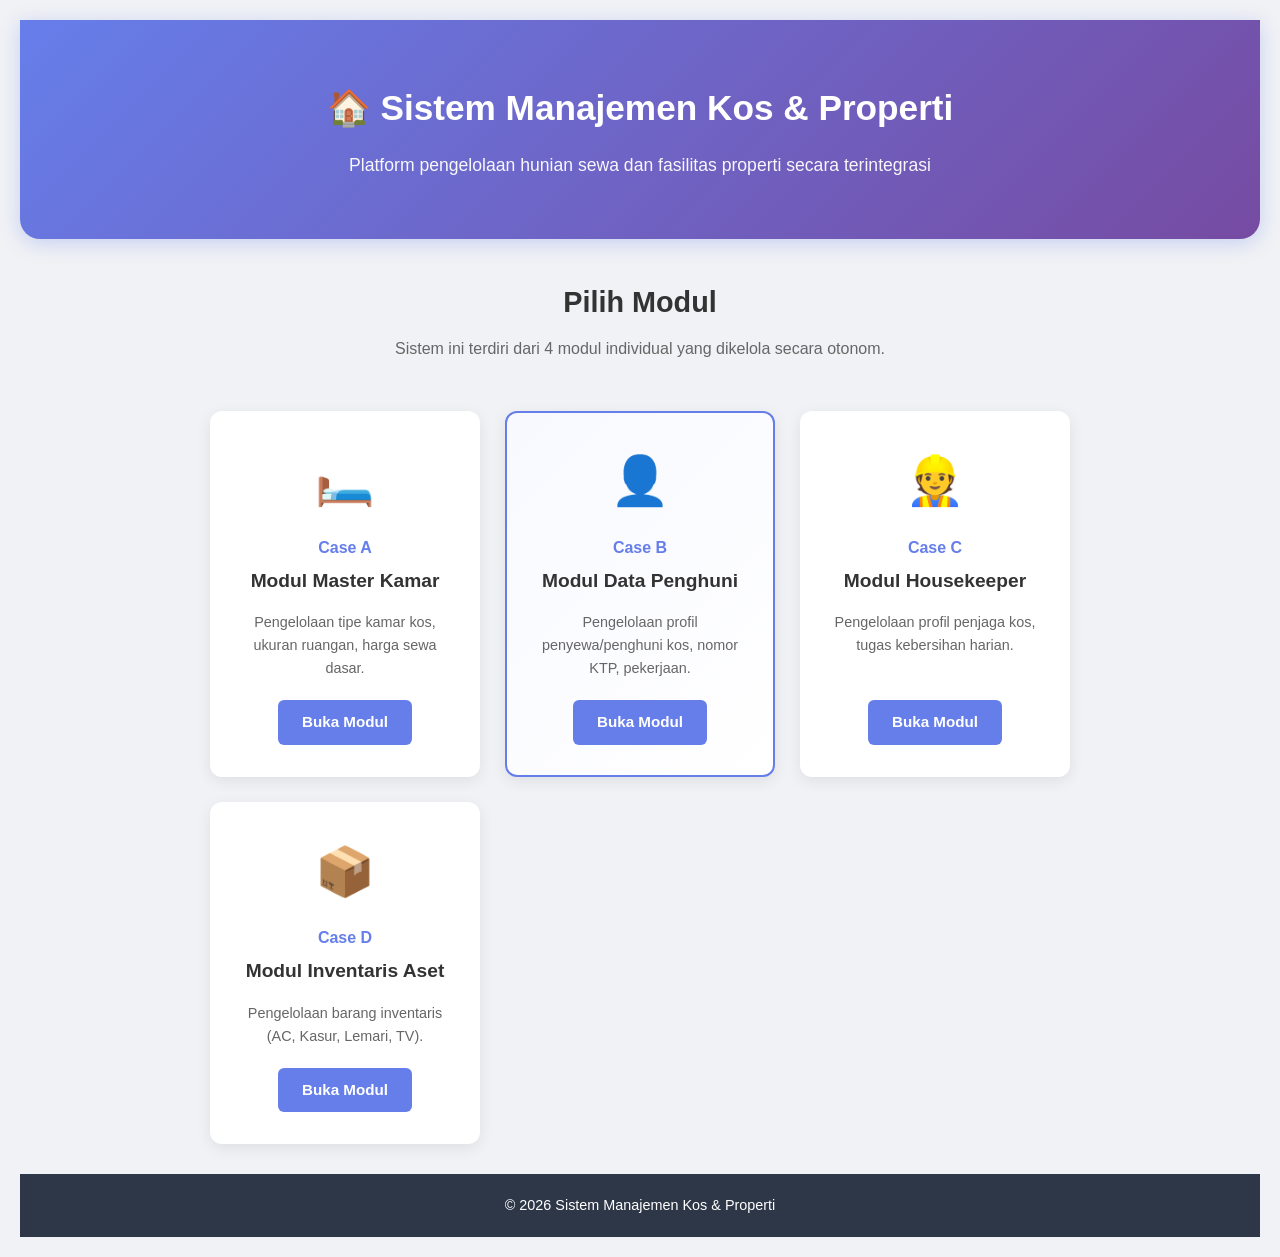
<file: Sistem_Manajemen_KosdanProperti/index.html>
<!DOCTYPE html>
<html lang="id">
<head>
    <meta charset="UTF-8">
    <meta name="viewport" content="width=device-width, initial-scale=1.0">
    <title>Sistem Manajemen Kos & Properti</title>
    <link rel="stylesheet" href="style.css">
</head>
<body>

<div class="landing-wrapper">
    <header class="landing-header">
        <h1>🏠 Sistem Manajemen Kos & Properti</h1>
        <p>Platform pengelolaan hunian sewa dan fasilitas properti secara terintegrasi</p>
    </header>

    <div class="container">
        <section class="intro">
            <h2>Pilih Modul</h2>
            <p>Sistem ini terdiri dari 4 modul individual yang dikelola secara otonom.</p>
        </section>

        <div class="module-grid">
            <div class="module-card">
                <div class="module-icon">🛏️</div>
                <h3>Case A</h3>
                <h4>Modul Master Kamar</h4>
                <p>Pengelolaan tipe kamar kos, ukuran ruangan, harga sewa dasar.</p>
                <a href="display.html" class="btn btn-primary">Buka Modul</a>
            </div>

            <div class="module-card featured">
                <div class="module-icon">👤</div>
                <h3>Case B</h3>
                <h4>Modul Data Penghuni</h4>
                <p>Pengelolaan profil penyewa/penghuni kos, nomor KTP, pekerjaan.</p>
                <a href="case-b/index.php" class="btn btn-primary">Buka Modul</a>
            </div>

            <div class="module-card">
                <div class="module-icon">👷</div>
                <h3>Case C</h3>
                <h4>Modul Housekeeper</h4>
                <p>Pengelolaan profil penjaga kos, tugas kebersihan harian.</p>
                <a href="#" class="btn btn-primary">Buka Modul</a>
            </div>

            <div class="module-card">
                <div class="module-icon">📦</div>
                <h3>Case D</h3>
                <h4>Modul Inventaris Aset</h4>
                <p>Pengelolaan barang inventaris (AC, Kasur, Lemari, TV).</p>
                <a href="form input.html" class="btn btn-primary">Buka Modul</a>
            </div>
        </div>
    </div>

    <footer class="landing-footer">
        <p>© 2026 Sistem Manajemen Kos & Properti</p>
    </footer>
</div>

</body>
</html>
</file>
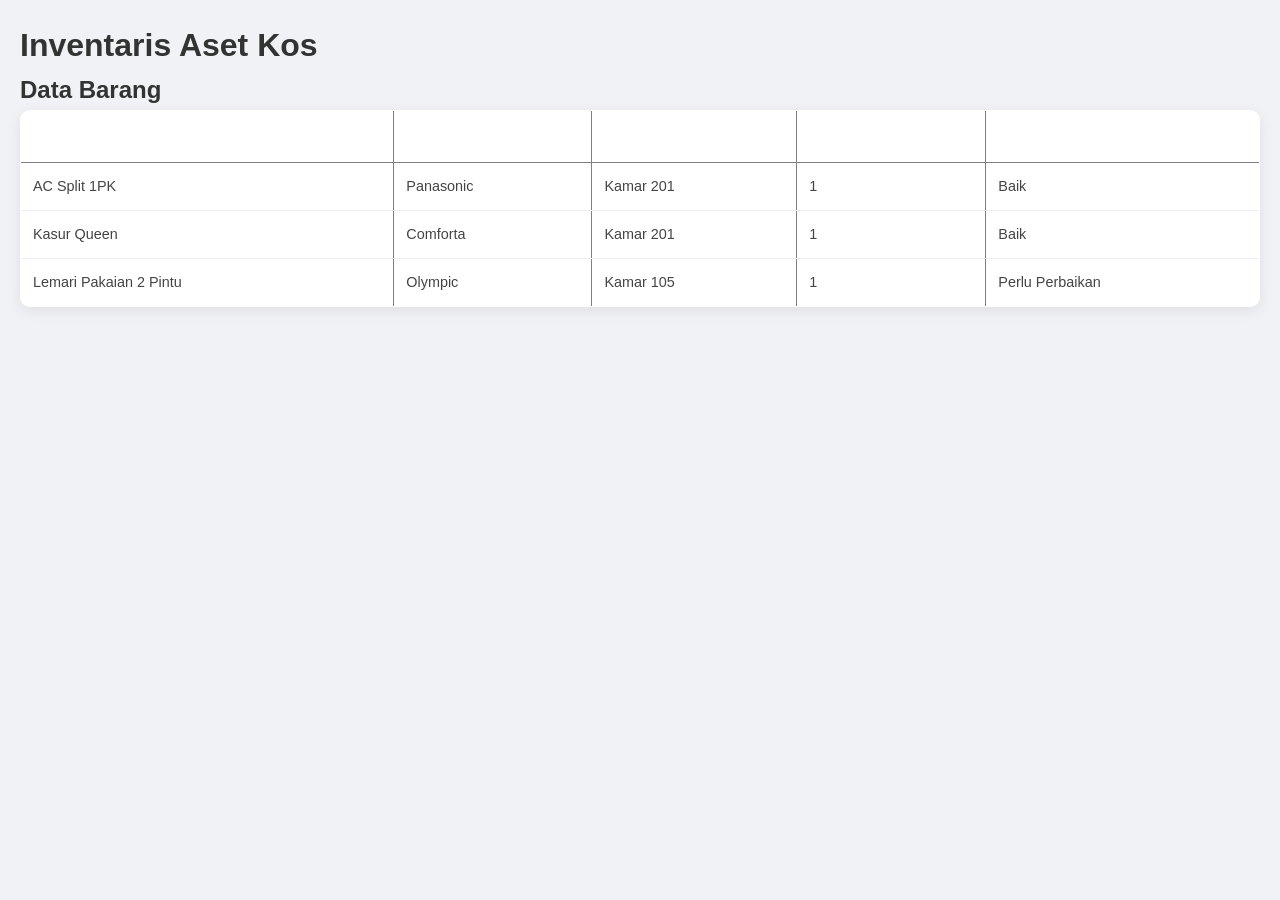
<file: Sistem_Manajemen_KosdanProperti/display.html>
<!DOCTYPE html>
<html lang="id">
<head>
<meta charset="UTF-8">
<link rel="stylesheet" href="style.css">
<title>Display - Inventaris Aset Kos</title>
</head>
<body>

<h1>Inventaris Aset Kos</h1>
<h2>Data Barang</h2>

<table border="1" cellpadding="8" cellspacing="0">
  <tr>
    <th>Nama Barang</th>
    <th>Merek</th>
    <th>Lokasi</th>
    <th>Jumlah</th>
    <th>Kondisi</th>
  </tr>
  <tr>
    <td>AC Split 1PK</td>
    <td>Panasonic</td>
    <td>Kamar 201</td>
    <td>1</td>
    <td>Baik</td>
  </tr>
  <tr>
    <td>Kasur Queen</td>
    <td>Comforta</td>
    <td>Kamar 201</td>
    <td>1</td>
    <td>Baik</td>
  </tr>
  <tr>
    <td>Lemari Pakaian 2 Pintu</td>
    <td>Olympic</td>
    <td>Kamar 105</td>
    <td>1</td>
    <td>Perlu Perbaikan</td>
  </tr>
</table>

</body>
</html>
</file>
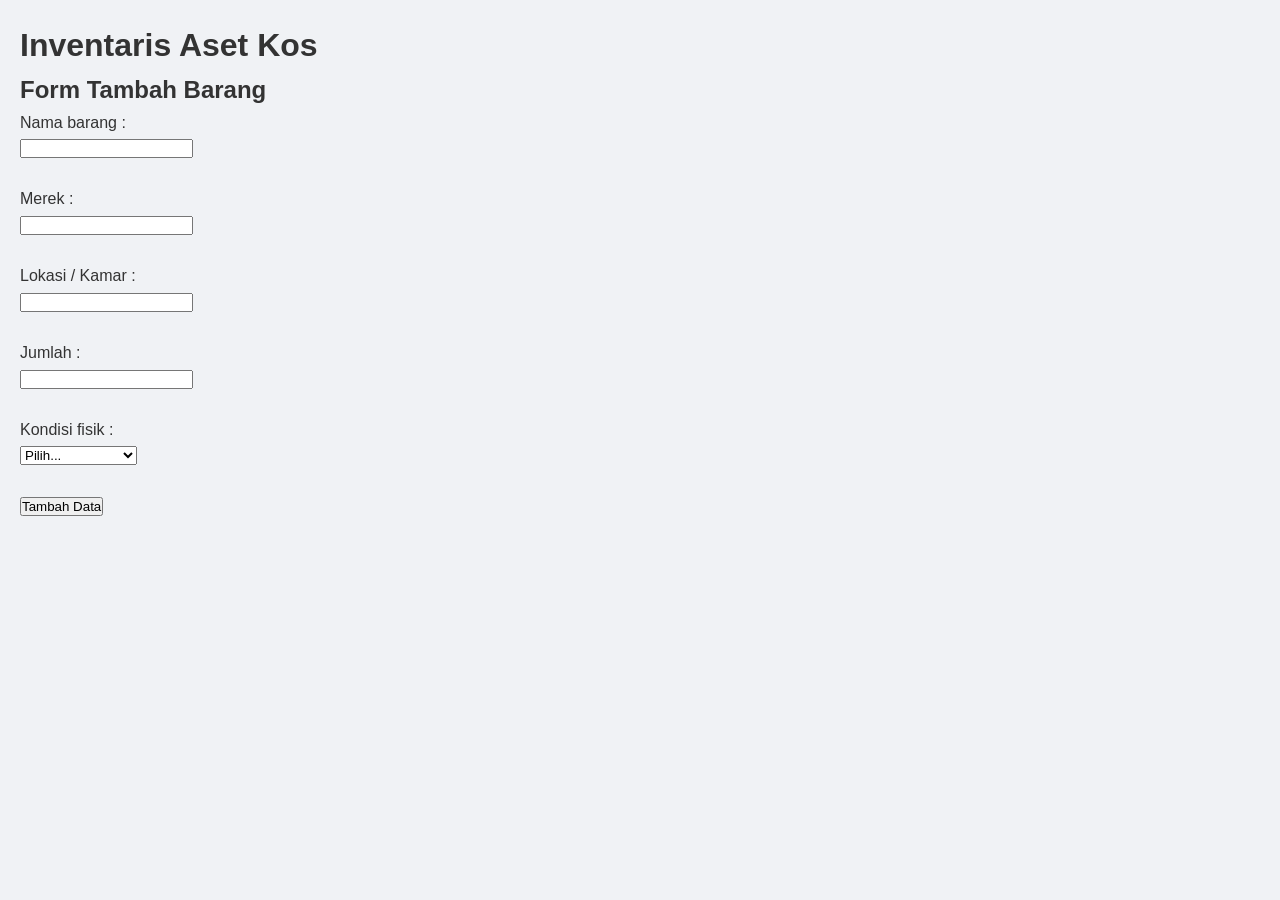
<file: Sistem_Manajemen_KosdanProperti/form input.html>
<!DOCTYPE html>
<html lang="id">
<head>
<meta charset="UTF-8">
<title>Inventaris Aset Kos</title>
<link rel="stylesheet" href="style.css">
</head>
<body>
    <h1>Inventaris Aset Kos</h1>
    <h2>Form Tambah Barang</h2>
    <form>
        <label>Nama barang : </label><br>
        <input type="text" name="nama"><br><br>

        <label>Merek : </label><br>
        <input type="text" name="merek"><br><br>

        <label>Lokasi / Kamar : </label><br>
        <input type="text" name="lokasi"><br><br>

        <label>Jumlah : </label><br>
        <input type="number" name="jumlah"><br><br>

        <label>Kondisi fisik : </label><br>
            <select name="kondisi">
            <option value="">Pilih...</option>
            <option value="Baik">Baik</option>
            <option value="Perlu Perbaikan">Perlu Perbaikan</option>
            <option value="Rusak">Rusak</option>
            </select><br><br>
        <button type="submit">Tambah Data</button>
    </form>
</body>
</file>
<file: Sistem_Manajemen_KosdanProperti/style.css>
* {
    margin: 0;
    padding: 0;
    box-sizing: border-box;
}

body {
    font-family: 'Segoe UI', Tahoma, sans-serif;
    background: #f0f2f5;
    color: #333;
    line-height: 1.6;
    padding: 20px;
}

.container {
    max-width: 900px;
    margin: 0 auto;
}

/* ===== HEADER ===== */
header {
    background: linear-gradient(135deg, #667eea 0%, #764ba2 100%);
    color: white;
    padding: 25px 30px;
    border-radius: 10px 10px 0 0;
    margin-bottom: 0;
}

header h1 {
    font-size: 1.6rem;
    margin-bottom: 5px;
}

header h2 {
    font-size: 1.1rem;
    font-weight: 400;
    opacity: 0.9;
}

/* ===== FORM CARD ===== */
.form-card {
    background: white;
    padding: 30px;
    border-radius: 0 0 10px 10px;
    box-shadow: 0 4px 15px rgba(0,0,0,0.1);
}

.form-row {
    display: grid;
    grid-template-columns: 1fr 1fr;
    gap: 20px;
    margin-bottom: 20px;
}

.form-group {
    display: flex;
    flex-direction: column;
}

.form-group.full-width {
    grid-column: 1 / -1;
}

.form-group label {
    font-weight: 600;
    margin-bottom: 6px;
    color: #444;
    font-size: 0.95rem;
}

.form-group input,
.form-group textarea,
.form-group select {
    padding: 10px 12px;
    border: 1px solid #ddd;
    border-radius: 6px;
    font-size: 0.95rem;
    transition: border 0.2s, box-shadow 0.2s;
    font-family: inherit;
}

.form-group input:focus,
.form-group textarea:focus,
.form-group select:focus {
    outline: none;
    border-color: #667eea;
    box-shadow: 0 0 0 3px rgba(102, 126, 234, 0.2);
}

.form-group textarea {
    resize: vertical;
}

.radio-group {
    display: flex;
    gap: 20px;
    padding: 8px 0;
}

.radio-group label {
    display: flex;
    align-items: center;
    gap: 6px;
    font-weight: 400;
    cursor: pointer;
}

.form-actions {
    display: flex;
    gap: 12px;
    margin-top: 25px;
    padding-top: 20px;
    border-top: 1px solid #eee;
}

/* ===== BUTTONS ===== */
.btn {
    display: inline-block;
    padding: 10px 24px;
    border: none;
    border-radius: 6px;
    font-size: 0.95rem;
    font-weight: 600;
    cursor: pointer;
    text-decoration: none;
    transition: transform 0.1s, box-shadow 0.2s;
}

.btn:hover {
    transform: translateY(-1px);
    box-shadow: 0 4px 10px rgba(0,0,0,0.15);
}

.btn-primary {
    background: #667eea;
    color: white;
}

.btn-primary:hover {
    background: #5568d3;
}

.btn-secondary {
    background: #e0e0e0;
    color: #333;
}

.btn-secondary:hover {
    background: #d0d0d0;
}

/* ===== TOP BAR (Tabel) ===== */
.top-bar {
    display: flex;
    justify-content: space-between;
    align-items: center;
    flex-wrap: wrap;
    gap: 15px;
    margin-bottom: 25px;
    padding: 20px 25px;
    background: white;
    border-radius: 10px;
    box-shadow: 0 2px 10px rgba(0,0,0,0.05);
}

.top-bar h2 {
    color: #333;
    font-size: 1.3rem;
    margin: 0;
}

.top-bar .btn-group {
    display: flex;
    gap: 10px;
}

/* ===== TABLE ===== */
table {
    width: 100%;
    border-collapse: collapse;
    background: white;
    border-radius: 10px;
    overflow: hidden;
    box-shadow: 0 4px 15px rgba(0,0,0,0.08);
}

table thead {
    background: linear-gradient(135deg, #667eea 0%, #764ba2 100%);
}

table th {
    color: white;
    padding: 14px 12px;
    text-align: left;
    font-weight: 600;
    font-size: 0.9rem;
    text-transform: uppercase;
    letter-spacing: 0.5px;
}

table td {
    padding: 12px;
    border-bottom: 1px solid #f0f0f0;
    font-size: 0.9rem;
    color: #444;
}

table tbody tr {
    transition: background 0.2s;
}

table tbody tr:hover {
    background: #f8f9ff;
}

table tbody tr:last-child td {
    border-bottom: none;
}

table td:last-child {
    white-space: nowrap;
}

table td a {
    text-decoration: none;
    font-weight: 600;
    padding: 5px 10px;
    border-radius: 4px;
    font-size: 0.85rem;
    transition: all 0.2s;
    margin-right: 5px;
}

table td a.edit {
    color: #667eea;
    background: #eef0ff;
}

table td a.edit:hover {
    background: #667eea;
    color: white;
}

table td a.delete {
    color: #e74c3c;
    background: #fdeaea;
}

table td a.delete:hover {
    background: #e74c3c;
    color: white;
}

/* ===== BADGE ===== */
.badge {
    display: inline-block;
    padding: 3px 10px;
    border-radius: 12px;
    font-size: 0.8rem;
    font-weight: 600;
}

.badge-l {
    background: #dbeafe;
    color: #1e40af;
}

.badge-p {
    background: #fce7f3;
    color: #9d174d;
}

/* ===== LANDING PAGE ===== */
.landing-wrapper {
    min-height: 100vh;
    display: flex;
    flex-direction: column;
    background: #f0f2f5;
    padding: 0;
}

.landing-header {
    background: linear-gradient(135deg, #667eea 0%, #764ba2 100%);
    color: white;
    padding: 60px 30px;
    text-align: center;
    border-radius: 0 0 20px 20px;
    box-shadow: 0 4px 20px rgba(102, 126, 234, 0.3);
}

.landing-header h1 {
    font-size: 2.2rem;
    margin-bottom: 15px;
    font-weight: 700;
}

.landing-header p {
    font-size: 1.1rem;
    opacity: 0.95;
    max-width: 600px;
    margin: 0 auto;
}

.intro {
    text-align: center;
    padding: 40px 20px 20px;
}

.intro h2 {
    font-size: 1.8rem;
    color: #333;
    margin-bottom: 10px;
}

.intro p {
    color: #666;
    max-width: 600px;
    margin: 0 auto;
}

.module-grid {
    display: grid;
    grid-template-columns: repeat(auto-fit, minmax(260px, 1fr));
    gap: 25px;
    padding: 30px 20px;
    max-width: 1100px;
    margin: 0 auto;
}

.module-card {
    background: white;
    border-radius: 12px;
    padding: 30px 25px;
    text-align: center;
    box-shadow: 0 4px 15px rgba(0,0,0,0.08);
    transition: transform 0.3s, box-shadow 0.3s;
    border: 2px solid transparent;
    display: flex;
    flex-direction: column;
}

.module-card:hover {
    transform: translateY(-5px);
    box-shadow: 0 8px 25px rgba(102, 126, 234, 0.2);
    border-color: #667eea;
}

.module-card.featured {
    border-color: #667eea;
    background: linear-gradient(135deg, #f8f9ff 0%, #ffffff 100%);
}

.module-icon {
    font-size: 3rem;
    margin-bottom: 15px;
}

.module-card h3 {
    color: #667eea;
    font-size: 1rem;
    margin-bottom: 5px;
    font-weight: 600;
}

.module-card h4 {
    color: #333;
    font-size: 1.2rem;
    margin-bottom: 15px;
    font-weight: 700;
}

.module-card p {
    color: #666;
    font-size: 0.9rem;
    line-height: 1.6;
    margin-bottom: 20px;
    flex-grow: 1;
}

.module-card .btn {
    align-self: center;
    margin-top: auto;
}

.info-section {
    background: white;
    padding: 40px 30px;
    margin: 30px 20px;
    border-radius: 12px;
    box-shadow: 0 2px 10px rgba(0,0,0,0.05);
    max-width: 1100px;
    margin-left: auto;
    margin-right: auto;
}

.info-section h2 {
    text-align: center;
    color: #333;
    margin-bottom: 30px;
    font-size: 1.6rem;
}

.info-grid {
    display: grid;
    grid-template-columns: repeat(auto-fit, minmax(250px, 1fr));
    gap: 25px;
}

.info-item {
    text-align: center;
    padding: 20px;
}

.info-item h3 {
    color: #667eea;
    margin-bottom: 10px;
    font-size: 1.1rem;
}

.info-item p {
    color: #666;
    font-size: 0.95rem;
    line-height: 1.6;
}

.landing-footer {
    background: #2d3748;
    color: white;
    text-align: center;
    padding: 20px;
    margin-top: auto;
    font-size: 0.9rem;
}

/* ===== TAMBAHAN UNTUK VERSI PHP ===== */
.alert {
    padding: 12px 16px;
    border-radius: 6px;
    margin-bottom: 20px;
    font-size: 0.95rem;
}

.alert-success { background: #d1fae5; color: #065f46; }
.alert-error { background: #fee2e2; color: #991b1b; }
.alert-error ul { margin-left: 20px; }
table td form { display: inline; }
table td button.delete {
    color: #e74c3c;
    background: #fdeaea;
    border: none;
    cursor: pointer;
    font-family: inherit;
    font-weight: 600;
    padding: 5px 10px;
    border-radius: 4px;
    font-size: 0.85rem;
    transition: all 0.2s;
}
table td button.delete:hover { background: #e74c3c; color: white; }
.empty { text-align: center; padding: 30px; color: #888; }
.menu-links { display: flex; flex-direction: column; gap: 12px; max-width: 400px; margin: 30px auto; }

/* ===== RESPONSIVE ===== */
@media (max-width: 768px) {
    .form-row {
        grid-template-columns: 1fr;
    }
    
    .form-actions {
        flex-direction: column;
    }
    
    .btn {
        width: 100%;
        text-align: center;
    }
    
    .top-bar {
        flex-direction: column;
        align-items: flex-start;
    }
    
    .landing-header h1 {
        font-size: 1.5rem;
    }
    
    .landing-header p {
        font-size: 0.95rem;
    }
    
    .intro h2 {
        font-size: 1.4rem;
    }
    
    .module-grid {
        grid-template-columns: 1fr;
    }
}
</file>
